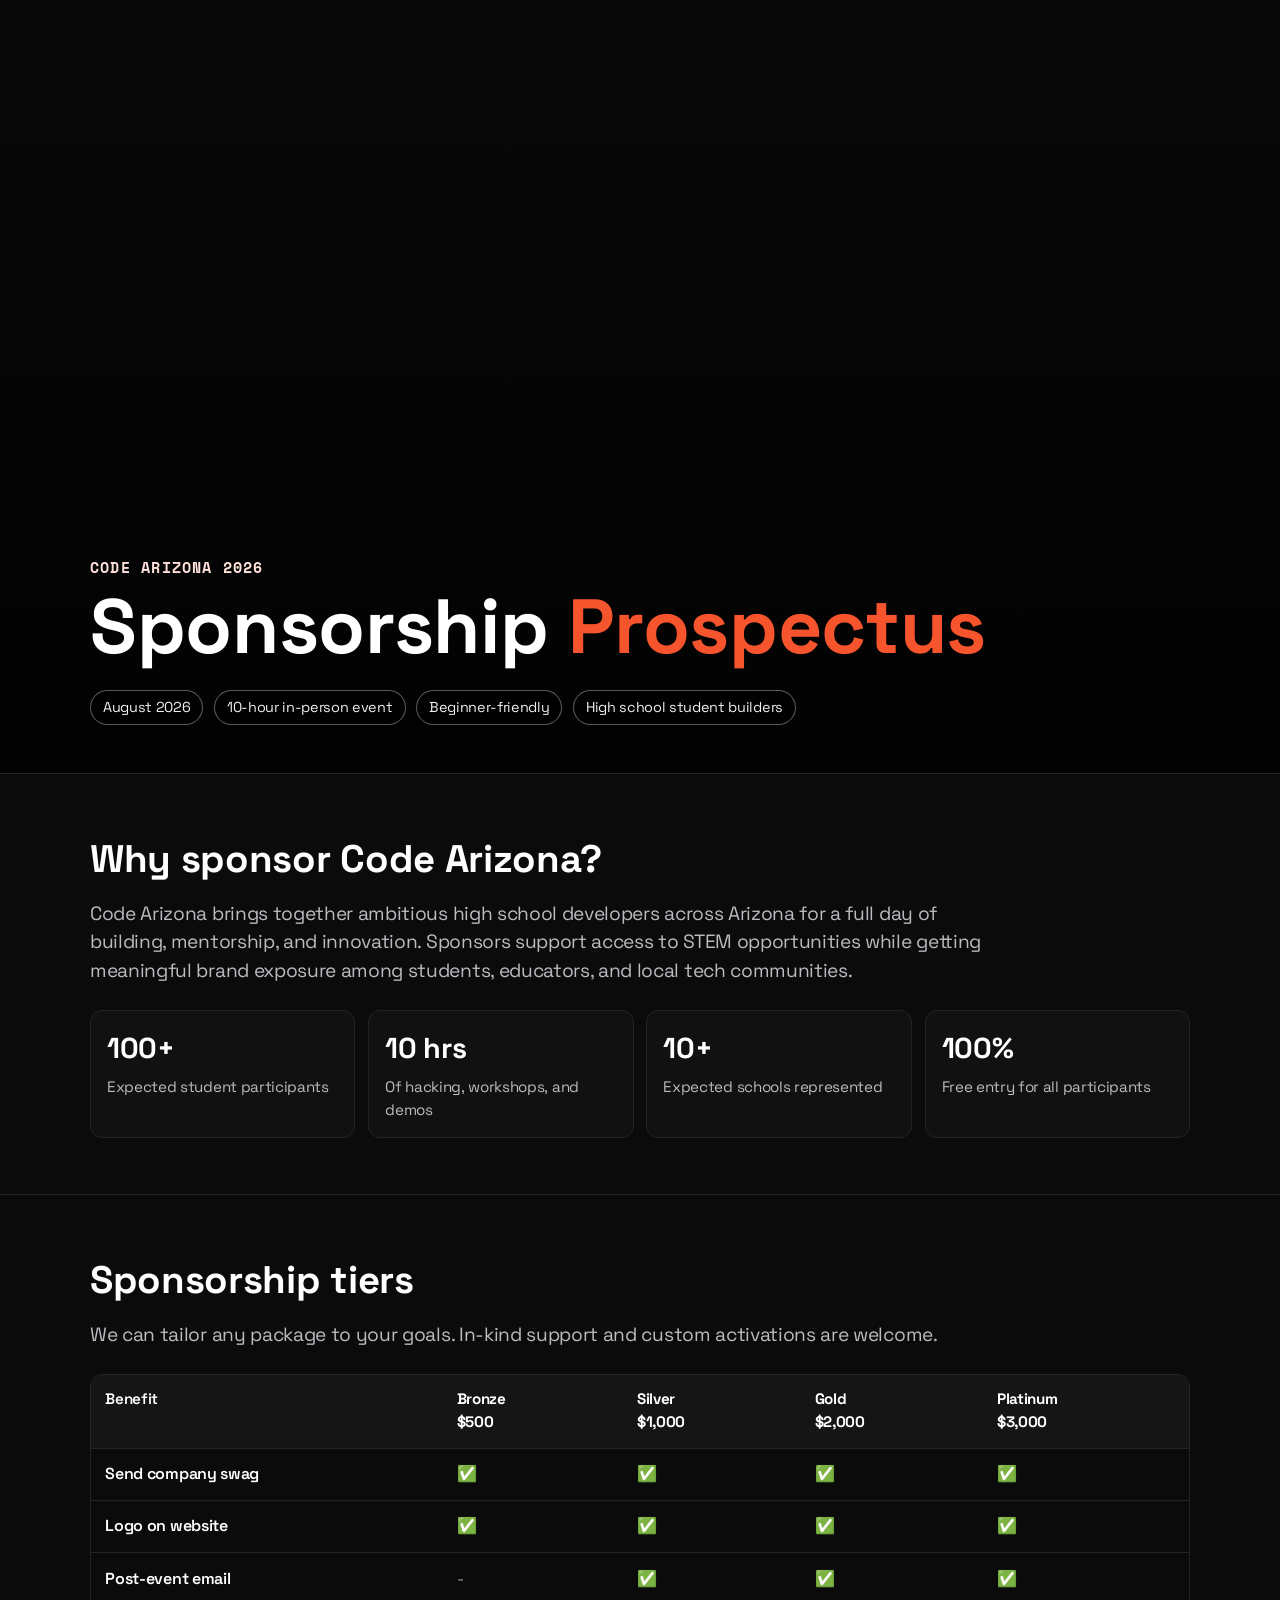
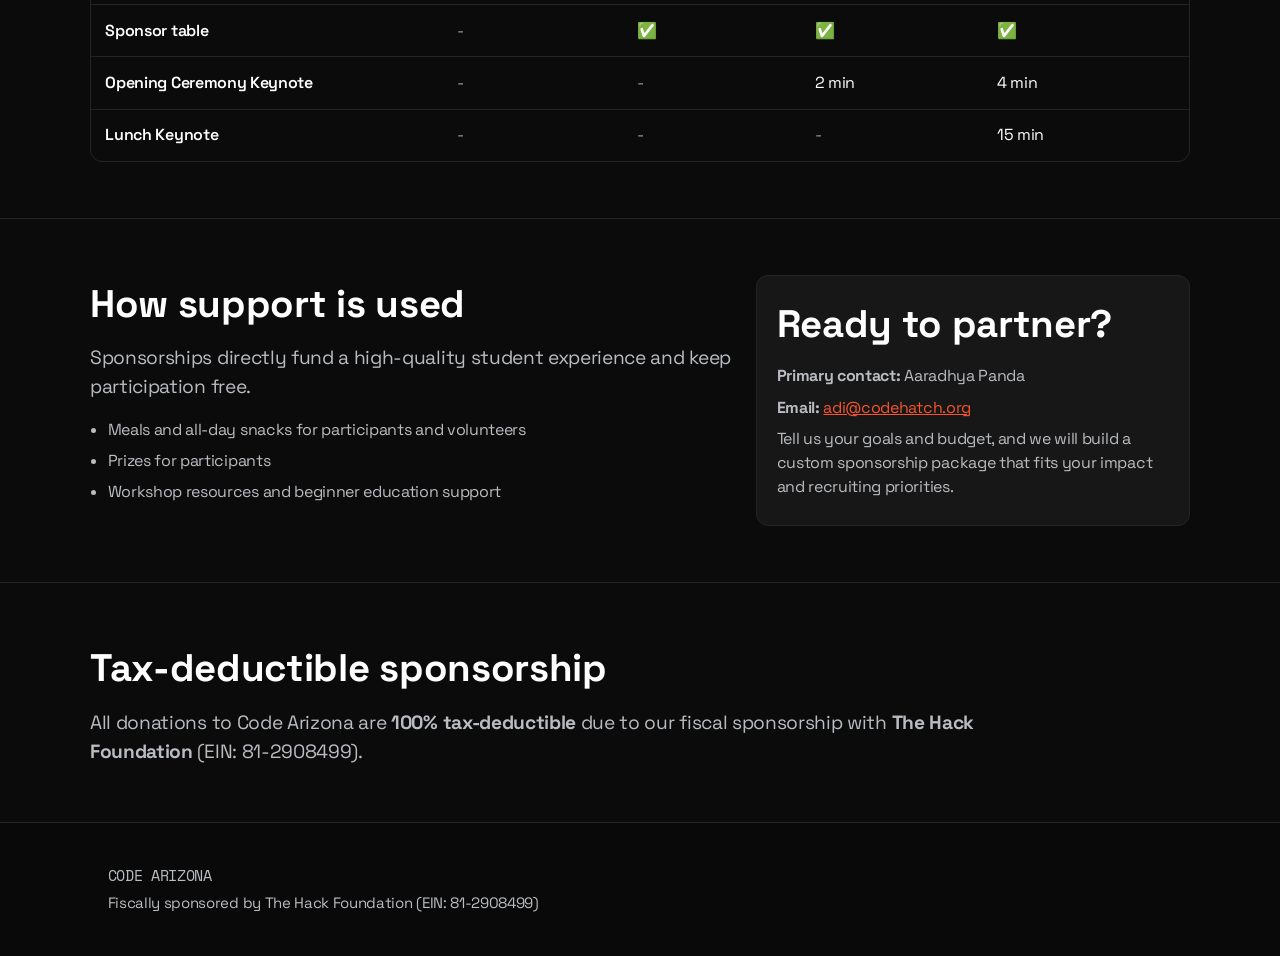
<file: prospectus.html>
<!doctype html>
<html lang="en">
  <head>
    <meta charset="UTF-8" />
    <meta name="viewport" content="width=device-width, initial-scale=1.0" />
    <title>Code Arizona Sponsorship Prospectus</title>
    <meta
      name="description"
      content="Official sponsorship prospectus for Code Arizona, Arizona's premier high school hackathon."
    />
    <link
      rel="icon"
      type="image/svg+xml"
      href='data:image/svg+xml,%3Csvg xmlns="http://www.w3.org/2000/svg" viewBox="0 0 64 64"%3E%3Crect width="64" height="64" fill="%23f6542d"/%3E%3C/svg%3E'
    />
    <link rel="preconnect" href="https://fonts.googleapis.com" />
    <link rel="preconnect" href="https://fonts.gstatic.com" crossorigin />
    <link
      href="https://fonts.googleapis.com/css2?family=Space+Grotesk:wght@400;500;700&family=Space+Mono:wght@400;700&display=swap"
      rel="stylesheet"
    />
    <style>
      :root {
        --accent: #f6542d;
        --ink: #0b0b0b;
        --paper: #ffffff;
        --muted: #b9bcc0;
        --line: #242424;
        --panel: #111111;
      }

      * {
        box-sizing: border-box;
      }

      html,
      body {
        margin: 0;
        padding: 0;
      }

      body {
        background: var(--ink);
        color: var(--paper);
        font-family: "Space Grotesk", -apple-system, BlinkMacSystemFont, "Segoe UI", sans-serif;
        letter-spacing: -0.02em;
        line-height: 1.5;
      }

      .wrap {
        width: min(1100px, 94vw);
        margin: 0 auto;
      }

      .mono {
        font-family: "Space Mono", "Space Grotesk", monospace;
      }

      .cover {
        min-height: 86vh;
        display: grid;
        align-items: end;
        padding: 3rem 0;
        background:
          linear-gradient(180deg, rgba(0, 0, 0, 0.25), rgba(0, 0, 0, 0.82)),
          url("https://user-cdn.hackclub-assets.com/019d8427-7d99-743b-9987-1778452b1eb2/DSC05970.jpg")
            center / cover no-repeat;
        border-bottom: 1px solid var(--line);
      }

      .kicker {
        margin: 0;
        color: #ffe2d9;
        font-size: 0.95rem;
        font-weight: 600;
        text-transform: uppercase;
        letter-spacing: 0.08em;
      }

      h1 {
        margin: 0.4rem 0 0;
        font-size: clamp(2rem, 6vw, 5rem);
        line-height: 1.05;
      }

      .accent {
        color: var(--accent);
      }

      .cover-meta {
        margin-top: 1.5rem;
        display: flex;
        flex-wrap: wrap;
        gap: 0.65rem;
      }

      .pill {
        border: 1px solid rgba(255, 255, 255, 0.35);
        border-radius: 999px;
        padding: 0.35rem 0.75rem;
        font-size: 0.9rem;
        color: #efefef;
        background: rgba(0, 0, 0, 0.35);
      }

      .section {
        padding: 3.5rem 0;
        border-bottom: 1px solid var(--line);
      }

      h2 {
        margin: 0 0 0.75rem;
        font-size: clamp(1.5rem, 3vw, 2.4rem);
      }

      .lead {
        margin: 0;
        color: var(--muted);
        font-size: clamp(1rem, 1.9vw, 1.2rem);
        max-width: 900px;
      }

      .stats {
        margin-top: 1.5rem;
        display: grid;
        grid-template-columns: repeat(4, minmax(0, 1fr));
        gap: 0.8rem;
      }

      .card {
        background: var(--panel);
        border: 1px solid var(--line);
        border-radius: 12px;
        padding: 1rem;
      }

      .card h3 {
        margin: 0;
        font-size: 1.8rem;
      }

      .card p {
        margin: 0.35rem 0 0;
        color: var(--muted);
        font-size: 0.95rem;
      }

      .tiers {
        margin-top: 1.5rem;
        overflow-x: auto;
        border: 1px solid var(--line);
        border-radius: 12px;
      }

      table {
        width: 100%;
        border-collapse: collapse;
        min-width: 820px;
      }

      th,
      td {
        border-bottom: 1px solid var(--line);
        padding: 0.85rem 0.9rem;
        text-align: left;
        vertical-align: top;
      }

      th {
        background: #151515;
        font-size: 0.95rem;
      }

      td:first-child,
      th:first-child {
        width: 32%;
        font-weight: 600;
      }

      tr:last-child td {
        border-bottom: 0;
      }

      .check {
        color: #7ddf96;
        font-weight: 700;
      }

      .x {
        color: #9c9c9c;
      }

      .split {
        display: grid;
        grid-template-columns: 1.2fr 0.8fr;
        gap: 1rem;
      }

      .list {
        margin: 1rem 0 0;
        padding-left: 1.1rem;
      }

      .list li {
        margin: 0.45rem 0;
        color: var(--muted);
      }

      .cta-box {
        background: #171717;
        border: 1px solid var(--line);
        border-radius: 12px;
        padding: 1.2rem;
      }

      .cta-box p {
        margin: 0.45rem 0;
        color: var(--muted);
      }

      .btn {
        display: inline-block;
        margin-top: 0.75rem;
        text-decoration: none;
        font-weight: 700;
        color: #0c0c0c;
        background: var(--accent);
        border: 2px solid var(--accent);
        border-radius: 8px;
        padding: 0.6rem 0.95rem;
      }

      footer {
        padding: 2.2rem 0 2.2rem 2.2rem;
        background: #090909;
      }

      footer p {
        margin: 0.35rem 0;
        color: var(--muted);
        font-size: 0.94rem;
      }

      a {
        color: var(--accent);
      }

      @media (max-width: 920px) {
        .stats {
          grid-template-columns: repeat(2, minmax(0, 1fr));
        }

        .split {
          grid-template-columns: 1fr;
        }
      }

      @media (max-width: 560px) {
        .stats {
          grid-template-columns: 1fr;
        }
      }
    </style>
  </head>
  <body>
    <header class="cover">
      <div class="wrap">
        <p class="kicker mono">Code Arizona 2026</p>
        <h1>
          Sponsorship <span class="accent">Prospectus</span><br />
        </h1>
        <div class="cover-meta">
          <span class="pill">August 2026</span>
          <span class="pill">10-hour in-person event</span>
          <span class="pill">Beginner-friendly</span>
          <span class="pill">High school student builders</span>
        </div>
      </div>
    </header>

    <main>
      <section class="section">
        <div class="wrap">
          <h2>Why sponsor Code Arizona?</h2>
          <p class="lead">
            Code Arizona brings together ambitious high school developers across Arizona for a
            full day of building, mentorship, and innovation. Sponsors support access to STEM
            opportunities while getting meaningful brand exposure among students, educators, and
            local tech communities.
          </p>
          <div class="stats">
            <article class="card">
              <h3>100+</h3>
              <p>Expected student participants</p>
            </article>
            <article class="card">
              <h3>10 hrs</h3>
              <p>Of hacking, workshops, and demos</p>
            </article>
            <article class="card">
              <h3>10+</h3>
              <p>Expected schools represented</p>
            </article>
            <article class="card">
              <h3>100%</h3>
              <p>Free entry for all participants</p>
            </article>
          </div>
        </div>
      </section>

      <section class="section">
        <div class="wrap">
          <h2>Sponsorship tiers</h2>
          <p class="lead">
            We can tailor any package to your goals. In-kind support and custom activations are
            welcome.
          </p>
          <div class="tiers">
            <table>
              <thead>
                <tr>
                  <th>Benefit</th>
                  <th>Bronze<br />$500</th>
                  <th>Silver<br />$1,000</th>
                  <th>Gold<br />$2,000</th>
                  <th>Platinum<br />$3,000</th>
                </tr>
              </thead>
              <tbody>
                <tr>
                  <td>Send company swag</td>
                  <td class="check">✅</td>
                  <td class="check">✅</td>
                  <td class="check">✅</td>
                  <td class="check">✅</td>
                </tr>
                <tr>
                  <td>Logo on website</td>
                  <td class="check">✅</td>
                  <td class="check">✅</td>
                  <td class="check">✅</td>
                  <td class="check">✅</td>
                </tr>
                <tr>
                  <td>Post-event email</td>
                  <td class="x">-</td>
                  <td class="check">✅</td>
                  <td class="check">✅</td>
                  <td class="check">✅</td>
                </tr>
                                <tr>
                  <td>Sponsor table</td>
                  <td class="x">-</td>
                  <td class="check">✅</td>
                  <td class="check">✅</td>
                  <td class="check">✅</td>
                </tr>
                <tr>
                  <td>Opening Ceremony Keynote</td>
                  <td class="x">-</td>
                  <td class="x">-</td>
                  <td>2 min</td>
                  <td>4 min</td>
                </tr>
                <tr>
                  <td>Lunch Keynote</td>
                  <td class="x">-</td>
                  <td class="x">-</td>
                  <td class="x">-</td>
                  <td>15 min</td>
                </tr>

              </tbody>
            </table>
          </div>
        </div>
      </section>

      <section class="section">
        <div class="wrap split">
          <div>
            <h2>How support is used</h2>
            <p class="lead">
              Sponsorships directly fund a high-quality student experience and keep participation
              free.
            </p>
            <ul class="list">
              <li>Meals and all-day snacks for participants and volunteers</li>
              <li>Prizes for participants</li>
              <li>Workshop resources and beginner education support</li>
            </ul>
          </div>
          <aside class="cta-box">
            <h2>Ready to partner?</h2>
            <p><strong>Primary contact:</strong> Aaradhya Panda</p>
            <p><strong>Email:</strong> <a href="mailto:adi@codehatch.org">adi@codehatch.org</a></p>
            <p>
              Tell us your goals and budget, and we will build a custom sponsorship package that
              fits your impact and recruiting priorities.
            </p>
          </aside>
        </div>
      </section>

      <section class="section">
        <div class="wrap">
          <h2>Tax-deductible sponsorship</h2>
          <p class="lead">
            All donations to Code Arizona are <strong>100% tax-deductible</strong> due to our
            fiscal sponsorship with <strong>The Hack Foundation</strong> (EIN: 81-2908499).
          </p>
        </div>
      </section>
    </main>

    <footer>
      <div class="wrap">
        <p class="mono">CODE ARIZONA</p>
        <p>Fiscally sponsored by The Hack Foundation (EIN: 81-2908499)</p>
      </div>
    </footer>
  </body>
</html>
</file>
